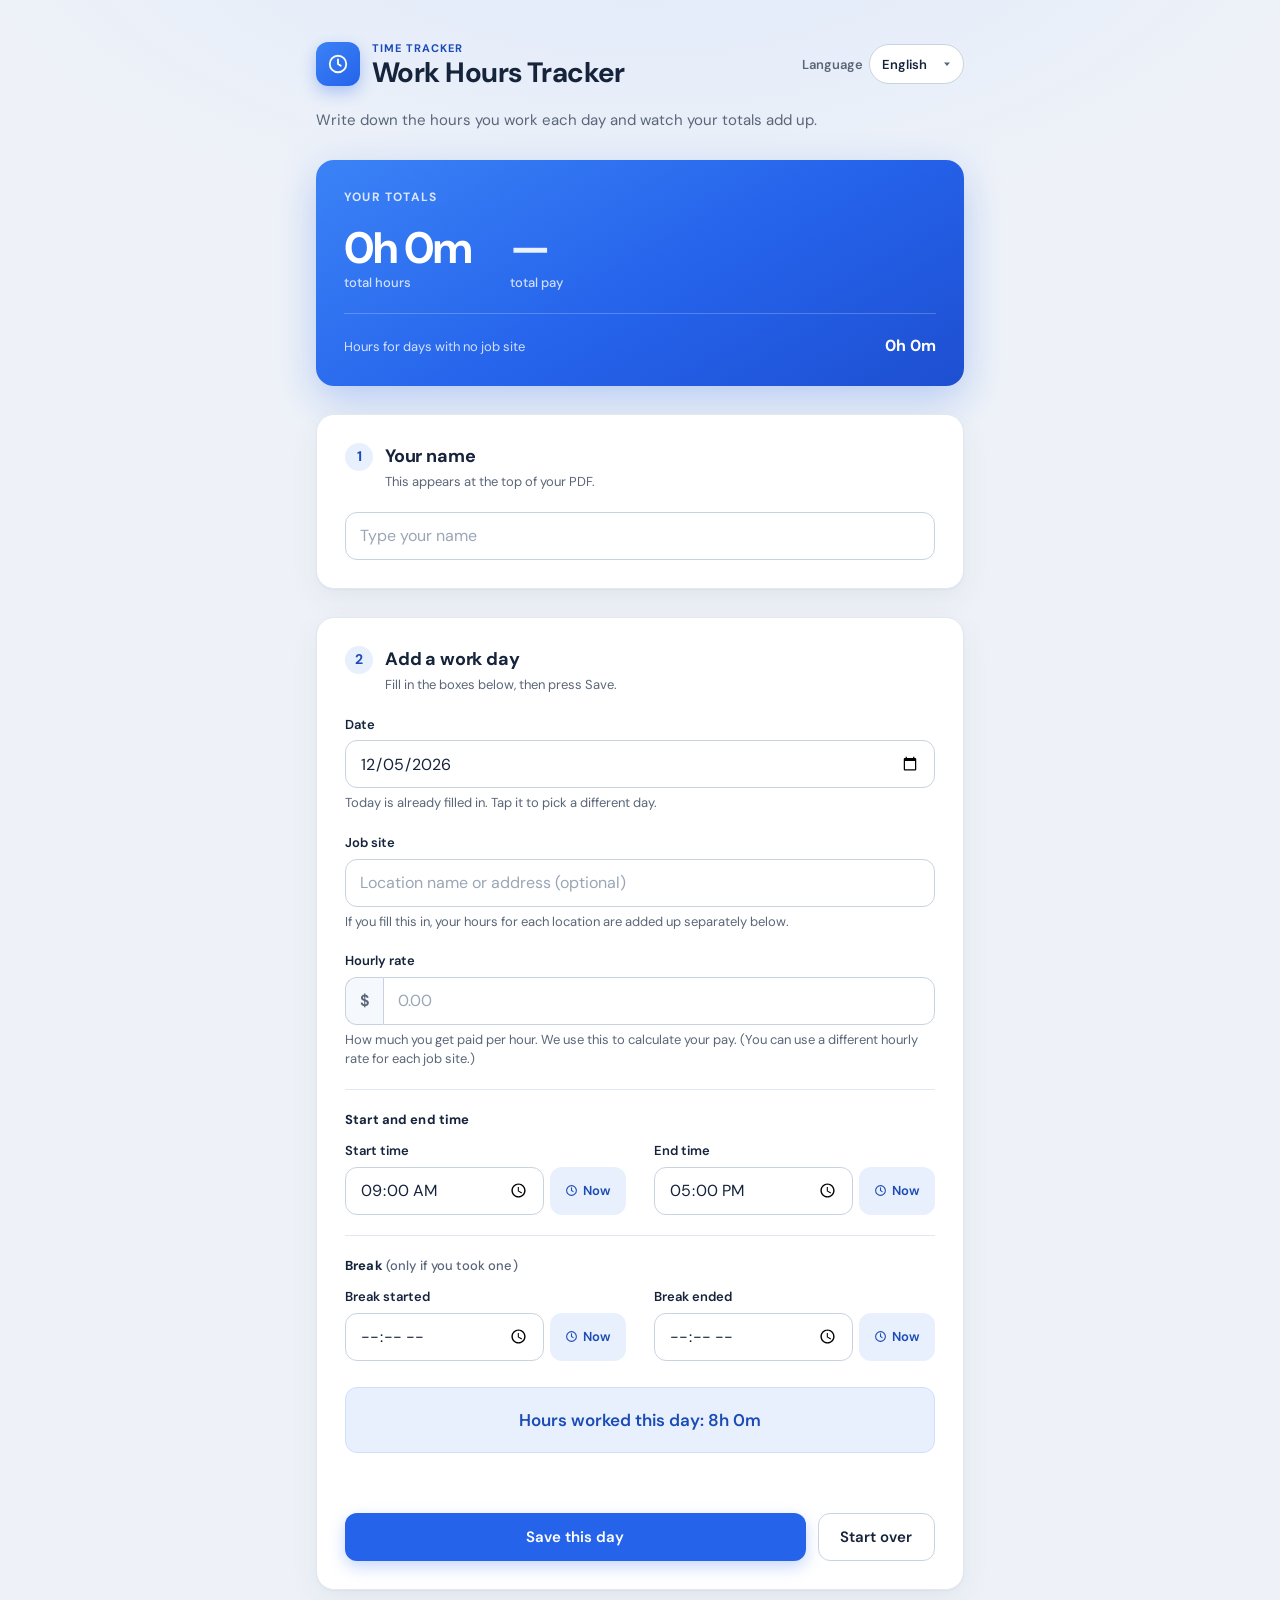
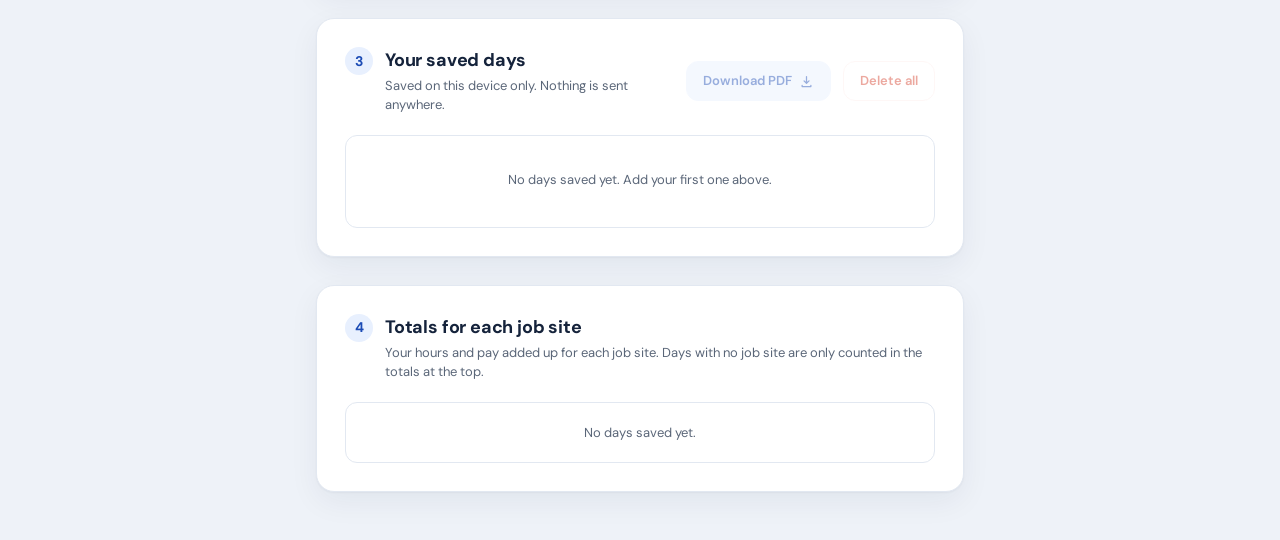
<file: index.html>
<!DOCTYPE html>
<html lang="en">
  <head>
    <meta charset="UTF-8" />
    <meta name="viewport" content="width=device-width, initial-scale=1.0" />
    <meta name="theme-color" content="#2563eb" />
    <title>Work Hours Tracker</title>
    <link rel="icon" href="data:," />
    <link rel="apple-touch-icon" href="apple-touch-icon.png" />
    <link rel="preconnect" href="https://fonts.googleapis.com" />
    <link rel="preconnect" href="https://fonts.gstatic.com" crossorigin />
    <link
      href="https://fonts.googleapis.com/css2?family=DM+Sans:ital,opsz,wght@0,9..40,400;0,9..40,500;0,9..40,600;0,9..40,700;1,9..40,400&display=swap"
      rel="stylesheet"
    />
    <link rel="stylesheet" href="styles.css?v=8" />
  </head>
  <body>
    <div class="app">
      <header class="app-header">
        <div class="app-header__bar">
          <div class="app-brand">
            <span class="app-brand__icon" aria-hidden="true">
              <svg viewBox="0 0 24 24" fill="none" width="22" height="22">
                <circle cx="12" cy="12" r="9" stroke="currentColor" stroke-width="2" />
                <path d="M12 7v5l3 2" stroke="currentColor" stroke-width="2" stroke-linecap="round" stroke-linejoin="round" />
              </svg>
            </span>
            <div class="app-brand__text">
              <p class="app-header__eyebrow" data-i18n="header.eyebrow">Time tracker</p>
              <h1 class="app-header__title" data-i18n="header.title">Work Hours Tracker</h1>
            </div>
          </div>
          <div class="lang-switcher">
            <label class="lang-switcher__label" for="lang-select" data-i18n="lang.switcherLabel"
              >Language</label
            >
            <select id="lang-select" class="lang-select" aria-describedby="lang-select-hint">
              <option value="en" data-i18n="lang.en">English</option>
              <option value="es" data-i18n="lang.es">Español</option>
            </select>
            <span id="lang-select-hint" class="visually-hidden" data-i18n="lang.switcherHint"
              >Choose interface language</span
            >
          </div>
        </div>
        <p class="app-header__lede" data-i18n="header.lede">
          Write down the hours you work each day and watch your totals add up.
        </p>
      </header>

      <main class="app-main">
        <!-- Totals hero: the running totals people care about most, up top. -->
        <section class="card hero" aria-labelledby="week-heading">
          <h2 id="week-heading" class="hero__heading" data-i18n="summary.title">Your totals</h2>
          <div class="hero__figures">
            <div class="hero__stat">
              <span id="weekly-total" class="hero__value">0h 0m</span>
              <span class="hero__label" data-i18n="summary.totalUnit">total hours</span>
            </div>
            <div class="hero__stat hero__stat--pay">
              <span id="weekly-total-pay" class="hero__value hero__value--pay">—</span>
              <span class="hero__label" data-i18n="summary.totalPay">total pay owed</span>
            </div>
          </div>
          <div class="hero__notes">
            <div
              class="hero__note"
              role="status"
              aria-live="polite"
              data-i18n-aria="summary.noSiteAria"
              aria-label="Hours with no job site"
            >
              <span class="hero__note-label" data-i18n="summary.noSiteLabel"
                >Hours for days with no job site</span
              >
              <span id="weekly-no-site-total" class="hero__note-value">0h 0m</span>
            </div>
            <div
              id="weekly-no-site-pay-row"
              class="hero__note hero__note--pay"
              role="status"
              aria-live="polite"
              hidden
            >
              <span class="hero__note-label" data-i18n="summary.noSitePay"
                >Pay for days with no job site</span
              >
              <span id="weekly-no-site-pay" class="hero__note-value">—</span>
            </div>
          </div>
        </section>

        <!-- Step 1: who this timesheet belongs to. -->
        <section class="card card--name" aria-labelledby="user-name-heading">
          <div class="card__head">
            <span class="step-badge" aria-hidden="true">1</span>
            <div class="card__head__text">
              <h2 id="user-name-heading" class="card__title" data-i18n="form.userName">Your name</h2>
              <p class="card__subtitle" data-i18n="form.userNameHelp">
                This appears at the top of your PDF.
              </p>
            </div>
          </div>
          <div class="user-name-field">
            <input
              class="form-input"
              type="text"
              id="user-name"
              name="user-name"
              maxlength="200"
              data-i18n-placeholder="form.userNamePlaceholder"
              placeholder="Type your name"
              autocomplete="name"
              spellcheck="false"
              aria-labelledby="user-name-heading"
            />
          </div>
        </section>

        <!-- Step 2: log a work day. -->
        <section class="card card--form" aria-labelledby="entry-heading">
          <div class="card__head">
            <span class="step-badge" aria-hidden="true">2</span>
            <div class="card__head__text">
              <h2 id="entry-heading" class="card__title" data-i18n="entry.heading">Add a work day</h2>
              <p class="card__subtitle" data-i18n="entry.subtitle">
                Fill in the boxes below, then press Save.
              </p>
            </div>
          </div>

          <form
            id="entry-form"
            class="entry-form"
            autocomplete="off"
            onsubmit="return false"
          >
            <input type="hidden" id="editing-id" />

            <div class="form-field">
              <label class="form-label" for="work-date" data-i18n="form.date">Date</label>
              <input
                class="form-input"
                type="date"
                id="work-date"
                required
                aria-describedby="date-help"
              />
              <p class="form-hint" id="date-help" data-i18n="form.dateHint">Today is already filled in. Tap it to pick a different day.</p>
            </div>

            <div class="form-field">
              <label class="form-label" for="job-site" data-i18n="form.jobSite">Job site</label>
              <input
                class="form-input"
                type="text"
                id="job-site"
                name="job-site"
                maxlength="200"
                data-i18n-placeholder="form.jobSitePlaceholder"
                placeholder="Location name or address (optional)"
                autocomplete="off"
                aria-describedby="job-site-help"
              />
              <p class="form-hint" id="job-site-help" data-i18n="form.jobSiteHelp">
                If you fill this in, your hours for each location are added up
                separately below.
              </p>
            </div>

            <div class="form-field">
              <label class="form-label" for="hourly-rate" data-i18n="form.hourlyRate"
                >Hourly rate</label
              >
              <div class="input-with-prefix">
                <span class="input-with-prefix__symbol" aria-hidden="true">$</span>
                <input
                  class="form-input input-with-prefix__input"
                  type="number"
                  id="hourly-rate"
                  name="hourly-rate"
                  min="0"
                  step="0.01"
                  inputmode="decimal"
                  data-i18n-placeholder="form.hourlyRatePlaceholder"
                  placeholder="0.00"
                  autocomplete="off"
                  aria-describedby="hourly-rate-help"
                />
              </div>
              <p class="form-hint" id="hourly-rate-help" data-i18n="form.hourlyRateHelp">
                How much you get paid per hour. We use this to calculate your
                pay. (You can use a different hourly rate for each job site.)
              </p>
            </div>

            <div class="form-section">
              <h3 class="form-section__title" data-i18n="workTime.title">Start and end time</h3>
              <div class="form-grid">
                <div class="form-field">
                  <label class="form-label" for="start-time" data-i18n="form.start">Start time</label>
                  <div class="time-input">
                    <input
                      class="form-input"
                      type="time"
                      id="start-time"
                      required
                    />
                    <button
                      type="button"
                      class="now-btn"
                      data-now-target="start-time"
                      data-i18n="form.now"
                      data-i18n-aria="form.nowAria"
                      aria-label="Use the time right now"
                    >
                      Now
                    </button>
                  </div>
                </div>
                <div class="form-field">
                  <label class="form-label" for="end-time" data-i18n="form.end">End time</label>
                  <div class="time-input">
                    <input
                      class="form-input"
                      type="time"
                      id="end-time"
                      required
                    />
                    <button
                      type="button"
                      class="now-btn"
                      data-now-target="end-time"
                      data-i18n="form.now"
                      data-i18n-aria="form.nowAria"
                      aria-label="Use the time right now"
                    >
                      Now
                    </button>
                  </div>
                </div>
              </div>
            </div>

            <div class="form-section">
              <h3 class="form-section__title">
                <span data-i18n="break.title">Break</span>
                <span class="form-section__optional" data-i18n="break.optional">(only if you took one)</span>
              </h3>
              <div class="form-grid">
                <div class="form-field">
                  <label class="form-label" for="break-start" data-i18n="break.start">Break started</label>
                  <div class="time-input">
                    <input class="form-input" type="time" id="break-start" />
                    <button
                      type="button"
                      class="now-btn"
                      data-now-target="break-start"
                      data-i18n="form.now"
                      data-i18n-aria="form.nowAria"
                      aria-label="Use the time right now"
                    >
                      Now
                    </button>
                  </div>
                </div>
                <div class="form-field">
                  <label class="form-label" for="break-end" data-i18n="break.end">Break ended</label>
                  <div class="time-input">
                    <input class="form-input" type="time" id="break-end" />
                    <button
                      type="button"
                      class="now-btn"
                      data-now-target="break-end"
                      data-i18n="form.now"
                      data-i18n-aria="form.nowAria"
                      aria-label="Use the time right now"
                    >
                      Now
                    </button>
                  </div>
                </div>
              </div>
            </div>

            <div class="total-display" id="form-total-display" role="status">
              Fill in your start and end time to see your hours.
            </div>

            <p class="form-error" id="form-error" aria-live="polite"></p>

            <div class="form-actions">
              <button
                type="button"
                id="save-entry-btn"
                class="btn btn-primary btn-save"
                data-i18n="form.saveEntry"
              >
                Save this day
              </button>
              <button
                type="button"
                id="clear-form"
                class="btn btn-secondary"
                data-i18n="form.clearForm"
              >
                Start over
              </button>
            </div>
          </form>
        </section>

        <!-- Step 3: review everything you've logged. -->
        <section class="card card--table" aria-labelledby="entries-heading">
          <div class="card__head card__head--entries">
            <div class="card__head__row">
              <span class="step-badge" aria-hidden="true">3</span>
              <div class="card__head__text">
                <h2 id="entries-heading" class="card__title" data-i18n="entries.heading">Your saved days</h2>
                <p class="card__subtitle" data-i18n="entries.subtitle">
                  Saved on this device only. Nothing is sent anywhere.
                </p>
              </div>
            </div>
            <div class="entries-actions">
              <button
                type="button"
                id="export-entries-btn"
                class="btn btn-secondary btn-export"
                data-i18n="entries.export"
                disabled
              >
                Download PDF
              </button>
              <button
                type="button"
                id="delete-all-entries-btn"
                class="btn btn-delete-all"
                data-i18n="entries.deleteAll"
                disabled
              >
                Delete all
              </button>
            </div>
          </div>

          <div class="table-wrapper">
            <table id="entries-table" class="data-table">
              <caption class="visually-hidden" data-i18n="entries.tableCaption">
                Saved work time entries
              </caption>
              <thead>
                <tr>
                  <th scope="col" data-i18n="table.date">Date</th>
                  <th scope="col" data-i18n="table.jobSite">Job site</th>
                  <th scope="col" data-i18n="table.hourlyRate">Hourly rate</th>
                  <th scope="col" data-i18n="table.start">Start time</th>
                  <th scope="col" data-i18n="table.breakStart">Break started</th>
                  <th scope="col" data-i18n="table.breakEnd">Break ended</th>
                  <th scope="col" data-i18n="table.end">End time</th>
                  <th scope="col" data-i18n="table.total">Hours</th>
                  <th scope="col" data-i18n="table.pay">Pay</th>
                  <th scope="col" data-i18n="table.actions">Edit or delete</th>
                </tr>
              </thead>
              <tbody></tbody>
            </table>
          </div>
        </section>

        <!-- Step 4: per-site breakdown. -->
        <section
          class="card card--breakdown"
          aria-labelledby="breakdown-heading"
        >
          <div class="card__head">
            <span class="step-badge" aria-hidden="true">4</span>
            <div class="card__head__text">
              <h2 id="breakdown-heading" class="card__title" data-i18n="breakdown.title">
                Totals for each job site
              </h2>
              <p class="card__subtitle" data-i18n="breakdown.subtitle">
                Your hours and pay added up for each job site. Days with no job
                site are only counted in the totals at the top.
              </p>
            </div>
          </div>
          <ul
            id="weekly-job-site-list"
            class="job-site-breakdown"
            aria-live="polite"
            data-i18n-aria="breakdown.listAria"
            aria-label="Hours totals grouped by job site"
          ></ul>
        </section>
      </main>
    </div>

    <div
      id="delete-confirm-dialog"
      class="delete-dialog"
      hidden
      role="dialog"
      aria-modal="true"
      aria-labelledby="delete-confirm-title"
    >
      <div
        class="delete-dialog__backdrop"
        data-delete-dialog-dismiss
        data-i18n-aria="dialog.closeBackdrop"
        aria-label="Close dialog"
      ></div>
      <div class="delete-dialog__panel">
        <h2 id="delete-confirm-title" class="delete-dialog__title" data-i18n="dialog.deleteTitle">
          Delete this day?
        </h2>
        <p
          id="delete-confirm-message"
          class="delete-dialog__message"
          data-i18n="dialog.deleteMessage"
        >
          This removes this day for good. Are you sure?
        </p>
        <div class="delete-dialog__actions">
          <button
            type="button"
            class="btn btn-secondary"
            id="delete-confirm-no"
            data-i18n="dialog.no"
          >
            Cancel
          </button>
          <button
            type="button"
            class="btn btn-primary delete-dialog__yes"
            id="delete-confirm-yes"
            data-i18n="dialog.yes"
          >
            Delete
          </button>
        </div>
      </div>
    </div>

    <div id="save-toast" class="toast" role="status" aria-live="polite" hidden>
      <span class="toast__icon" aria-hidden="true">
        <svg viewBox="0 0 24 24" fill="none" width="18" height="18">
          <path d="M5 12.5l4 4 10-10" stroke="currentColor" stroke-width="2.5" stroke-linecap="round" stroke-linejoin="round" />
        </svg>
      </span>
      <span class="toast__text" id="save-toast-text"></span>
    </div>

    <script>
      (function () {
        var el = document.getElementById("work-date");
        if (!el) return;
        var d = new Date();
        var s =
          d.getFullYear() +
          "-" +
          String(d.getMonth() + 1).padStart(2, "0") +
          "-" +
          String(d.getDate()).padStart(2, "0");
        el.value = s;
        el.setAttribute("value", s);
      })();
    </script>
    <script src="app.js?v=22" defer></script>
  </body>
</html>
</file>
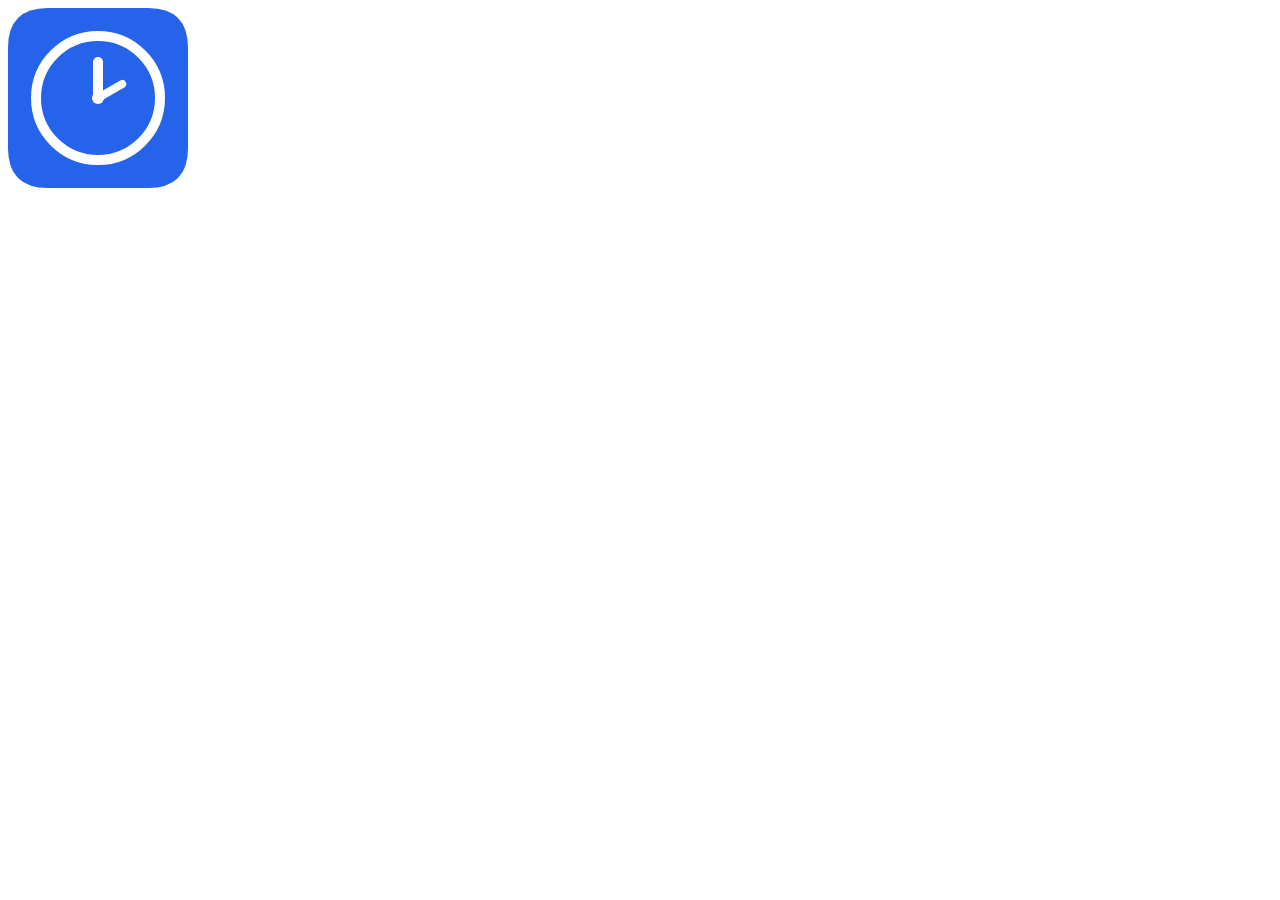
<file: icon-render.html>
<!DOCTYPE html>
<html>
<head><meta charset="UTF-8"/></head>
<body>
<canvas id="c" width="180" height="180"></canvas>
<script>
const canvas = document.getElementById('c');
const ctx = canvas.getContext('2d');
const size = 180;
const cx = size / 2;
const cy = size / 2;

// Blue background with rounded corners
const r = 40;
ctx.beginPath();
ctx.moveTo(r, 0);
ctx.lineTo(size - r, 0);
ctx.quadraticCurveTo(size, 0, size, r);
ctx.lineTo(size, size - r);
ctx.quadraticCurveTo(size, size, size - r, size);
ctx.lineTo(r, size);
ctx.quadraticCurveTo(0, size, 0, size - r);
ctx.lineTo(0, r);
ctx.quadraticCurveTo(0, 0, r, 0);
ctx.closePath();
ctx.fillStyle = '#2563eb';
ctx.fill();

// Clock circle
ctx.beginPath();
ctx.arc(cx, cy, 62, 0, Math.PI * 2);
ctx.strokeStyle = 'white';
ctx.lineWidth = 10;
ctx.stroke();

// Hour hand (pointing to 12)
ctx.beginPath();
ctx.moveTo(cx, cy);
ctx.lineTo(cx, cy - 36);
ctx.strokeStyle = 'white';
ctx.lineWidth = 10;
ctx.lineCap = 'round';
ctx.stroke();

// Minute hand (pointing to ~2 o'clock, i.e. 60 degrees from 12)
const angle = (60 * Math.PI) / 180;
ctx.beginPath();
ctx.moveTo(cx, cy);
ctx.lineTo(cx + Math.sin(angle) * 28, cy - Math.cos(angle) * 28);
ctx.lineWidth = 8;
ctx.stroke();

// Center dot
ctx.beginPath();
ctx.arc(cx, cy, 6, 0, Math.PI * 2);
ctx.fillStyle = 'white';
ctx.fill();

window._iconDataURL = canvas.toDataURL('image/png');
</script>
</body>
</html>
</file>
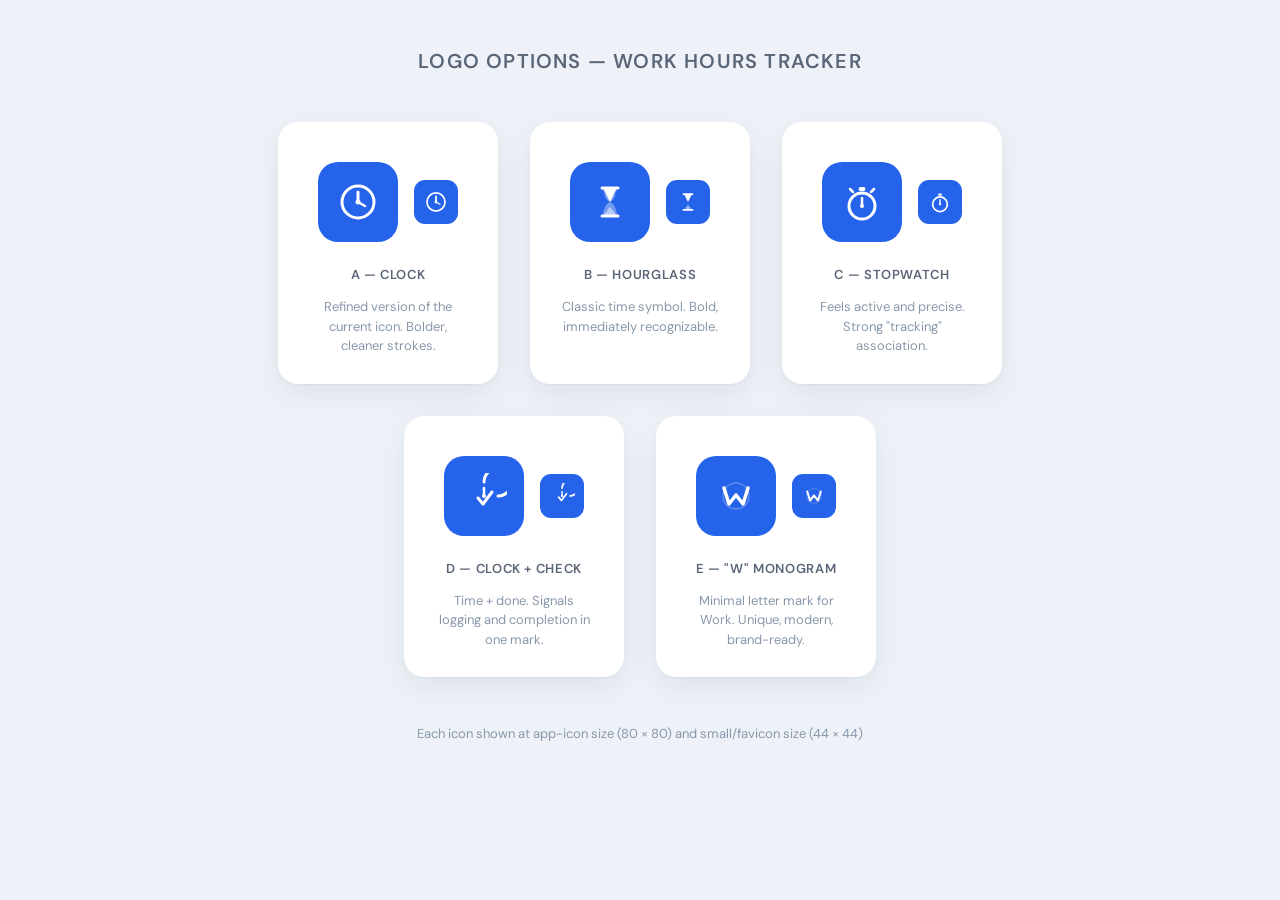
<file: logo-options.html>
<!DOCTYPE html>
<html lang="en">
<head>
  <meta charset="UTF-8" />
  <meta name="viewport" content="width=device-width, initial-scale=1.0" />
  <title>Logo Options — Work Hours Tracker</title>
  <link href="https://fonts.googleapis.com/css2?family=DM+Sans:wght@400;500;600;700&display=swap" rel="stylesheet" />
  <style>
    *, *::before, *::after { box-sizing: border-box; margin: 0; padding: 0; }

    body {
      font-family: "DM Sans", system-ui, sans-serif;
      background: #eef2f8;
      color: #15233b;
      min-height: 100vh;
      padding: 48px 24px;
    }

    h1 {
      text-align: center;
      font-size: 1.25rem;
      font-weight: 600;
      color: #5a6678;
      letter-spacing: 0.06em;
      text-transform: uppercase;
      margin-bottom: 48px;
    }

    .grid {
      display: flex;
      flex-wrap: wrap;
      gap: 32px;
      justify-content: center;
      max-width: 900px;
      margin: 0 auto;
    }

    .card {
      background: #fff;
      border-radius: 20px;
      padding: 40px 32px 28px;
      display: flex;
      flex-direction: column;
      align-items: center;
      gap: 24px;
      width: 220px;
      box-shadow: 0 1px 2px rgba(20,35,60,.04), 0 10px 30px rgba(20,35,60,.08);
    }

    .card__label {
      font-size: 0.8125rem;
      font-weight: 600;
      letter-spacing: 0.05em;
      text-transform: uppercase;
      color: #5a6678;
    }

    .card__desc {
      font-size: 0.8125rem;
      color: #8898aa;
      text-align: center;
      line-height: 1.5;
      margin-top: -10px;
    }

    /* Show each icon at two sizes */
    .sizes {
      display: flex;
      align-items: center;
      gap: 16px;
    }

    .icon-wrap {
      border-radius: 22%;
      display: flex;
      align-items: center;
      justify-content: center;
      background: #2563eb;
      flex-shrink: 0;
    }

    .icon-wrap.lg { width: 80px; height: 80px; border-radius: 20px; }
    .icon-wrap.sm { width: 44px; height: 44px; border-radius: 11px; }

    .icon-wrap.white { background: #fff; border: 1.5px solid #e2e8f1; }
  </style>
</head>
<body>

<h1>Logo Options — Work Hours Tracker</h1>

<div class="grid">

  <!-- Option A: Bold Clock -->
  <div class="card">
    <div class="sizes">
      <div class="icon-wrap lg">
        <svg width="46" height="46" viewBox="0 0 46 46" fill="none">
          <circle cx="23" cy="23" r="16" stroke="white" stroke-width="3"/>
          <circle cx="23" cy="23" r="2.5" fill="white"/>
          <line x1="23" y1="23" x2="23" y2="13" stroke="white" stroke-width="3" stroke-linecap="round"/>
          <line x1="23" y1="23" x2="30" y2="27" stroke="white" stroke-width="2.5" stroke-linecap="round"/>
        </svg>
      </div>
      <div class="icon-wrap sm">
        <svg width="26" height="26" viewBox="0 0 46 46" fill="none">
          <circle cx="23" cy="23" r="16" stroke="white" stroke-width="3"/>
          <circle cx="23" cy="23" r="2.5" fill="white"/>
          <line x1="23" y1="23" x2="23" y2="13" stroke="white" stroke-width="3" stroke-linecap="round"/>
          <line x1="23" y1="23" x2="30" y2="27" stroke="white" stroke-width="2.5" stroke-linecap="round"/>
        </svg>
      </div>
    </div>
    <span class="card__label">A — Clock</span>
    <p class="card__desc">Refined version of the current icon. Bolder, cleaner strokes.</p>
  </div>

  <!-- Option B: Hourglass -->
  <div class="card">
    <div class="sizes">
      <div class="icon-wrap lg">
        <svg width="46" height="46" viewBox="0 0 46 46" fill="none">
          <path d="M15 9h16M15 37h16" stroke="white" stroke-width="3" stroke-linecap="round"/>
          <path d="M16 9 C16 9 16 20 23 23 C30 26 30 37 30 37 L16 37 C16 37 16 26 23 23 C30 20 30 9 16 9Z" fill="white" opacity="0.25"/>
          <path d="M30 9 C30 9 30 20 23 23 C16 26 16 37 16 37 L30 37 C30 37 30 26 23 23 C16 20 16 9 30 9Z" fill="white" opacity="0.15"/>
          <path d="M16 9 L30 9 L23 23 L16 9Z" fill="white"/>
          <path d="M16 37 L30 37 L23 28 L16 37Z" fill="white" opacity="0.5"/>
        </svg>
      </div>
      <div class="icon-wrap sm">
        <svg width="26" height="26" viewBox="0 0 46 46" fill="none">
          <path d="M15 9h16M15 37h16" stroke="white" stroke-width="3" stroke-linecap="round"/>
          <path d="M16 9 L30 9 L23 23 L16 9Z" fill="white"/>
          <path d="M16 37 L30 37 L23 28 L16 37Z" fill="white" opacity="0.5"/>
        </svg>
      </div>
    </div>
    <span class="card__label">B — Hourglass</span>
    <p class="card__desc">Classic time symbol. Bold, immediately recognizable.</p>
  </div>

  <!-- Option C: Stopwatch -->
  <div class="card">
    <div class="sizes">
      <div class="icon-wrap lg">
        <svg width="46" height="46" viewBox="0 0 46 46" fill="none">
          <!-- button on top -->
          <rect x="19.5" y="8" width="7" height="4" rx="2" fill="white"/>
          <!-- crown ears -->
          <line x1="14" y1="13" x2="11" y2="10" stroke="white" stroke-width="2.5" stroke-linecap="round"/>
          <line x1="32" y1="13" x2="35" y2="10" stroke="white" stroke-width="2.5" stroke-linecap="round"/>
          <!-- main face -->
          <circle cx="23" cy="27" r="13" stroke="white" stroke-width="3"/>
          <!-- hand -->
          <line x1="23" y1="27" x2="23" y2="19" stroke="white" stroke-width="2.5" stroke-linecap="round"/>
          <circle cx="23" cy="27" r="2" fill="white"/>
        </svg>
      </div>
      <div class="icon-wrap sm">
        <svg width="26" height="26" viewBox="0 0 46 46" fill="none">
          <rect x="19.5" y="8" width="7" height="4" rx="2" fill="white"/>
          <circle cx="23" cy="27" r="13" stroke="white" stroke-width="3"/>
          <line x1="23" y1="27" x2="23" y2="19" stroke="white" stroke-width="2.5" stroke-linecap="round"/>
          <circle cx="23" cy="27" r="2" fill="white"/>
        </svg>
      </div>
    </div>
    <span class="card__label">C — Stopwatch</span>
    <p class="card__desc">Feels active and precise. Strong "tracking" association.</p>
  </div>

  <!-- Option D: Checkmark + Clock hybrid -->
  <div class="card">
    <div class="sizes">
      <div class="icon-wrap lg">
        <svg width="46" height="46" viewBox="0 0 46 46" fill="none">
          <!-- outer ring, open at bottom-right -->
          <path d="M23 9 A14 14 0 1 1 37 23" stroke="white" stroke-width="3" stroke-linecap="round" fill="none"/>
          <!-- checkmark replacing the arc gap -->
          <polyline points="31,19 22,31 17,25" stroke="white" stroke-width="3" stroke-linecap="round" stroke-linejoin="round" fill="none"/>
          <!-- center dot -->
          <circle cx="23" cy="23" r="2" fill="white"/>
          <!-- hour hand -->
          <line x1="23" y1="23" x2="23" y2="15" stroke="white" stroke-width="2.5" stroke-linecap="round"/>
        </svg>
      </div>
      <div class="icon-wrap sm">
        <svg width="26" height="26" viewBox="0 0 46 46" fill="none">
          <path d="M23 9 A14 14 0 1 1 37 23" stroke="white" stroke-width="3" stroke-linecap="round" fill="none"/>
          <polyline points="31,19 22,31 17,25" stroke="white" stroke-width="3" stroke-linecap="round" stroke-linejoin="round" fill="none"/>
          <circle cx="23" cy="23" r="2" fill="white"/>
          <line x1="23" y1="23" x2="23" y2="15" stroke="white" stroke-width="2.5" stroke-linecap="round"/>
        </svg>
      </div>
    </div>
    <span class="card__label">D — Clock + Check</span>
    <p class="card__desc">Time + done. Signals logging and completion in one mark.</p>
  </div>

  <!-- Option E: Minimalist "W" monogram -->
  <div class="card">
    <div class="sizes">
      <div class="icon-wrap lg">
        <svg width="46" height="46" viewBox="0 0 46 46" fill="none">
          <!-- subtle clock arc behind -->
          <circle cx="23" cy="23" r="13" stroke="white" stroke-width="1.5" opacity="0.25"/>
          <!-- bold W letterform -->
          <polyline points="11,15 16,31 23,22 30,31 35,15" stroke="white" stroke-width="3.5" stroke-linecap="round" stroke-linejoin="round" fill="none"/>
        </svg>
      </div>
      <div class="icon-wrap sm">
        <svg width="26" height="26" viewBox="0 0 46 46" fill="none">
          <circle cx="23" cy="23" r="13" stroke="white" stroke-width="1.5" opacity="0.25"/>
          <polyline points="11,15 16,31 23,22 30,31 35,15" stroke="white" stroke-width="3.5" stroke-linecap="round" stroke-linejoin="round" fill="none"/>
        </svg>
      </div>
    </div>
    <span class="card__label">E — "W" Monogram</span>
    <p class="card__desc">Minimal letter mark for Work. Unique, modern, brand-ready.</p>
  </div>

</div>

<p style="text-align:center; margin-top: 48px; font-size: 0.8125rem; color: #8898aa;">
  Each icon shown at app-icon size (80 × 80) and small/favicon size (44 × 44)
</p>

</body>
</html>
</file>
<file: styles.css>
/* --------------------------------------------------------------------------
   Work Hours Tracker — clean, friendly, professional UI
   Redesigned for clarity: numbered steps, big touch targets, plain language,
   a prominent totals hero, and a table that becomes readable cards on phones.
   -------------------------------------------------------------------------- */

:root {
  --color-bg: #eef2f8;
  --color-surface: #ffffff;
  --color-surface-soft: #f5f8fc;
  --color-text: #15233b;
  --color-text-muted: #5a6678;
  --color-border: #e2e8f1;
  --color-border-strong: #c9d3e0;

  --color-accent: #2563eb;
  --color-accent-hover: #1d4ed8;
  --color-accent-soft: #e8f0fe;
  --color-accent-ink: #1b4bb5;

  --color-focus: #2563eb;
  --color-danger: #d6402c;
  --color-danger-hover: #b5311f;
  --color-danger-soft: #fdeeec;
  --color-success: #16855a;
  --color-success-soft: #e7f6ef;

  --radius-sm: 8px;
  --radius-md: 12px;
  --radius-lg: 18px;
  --radius-pill: 999px;

  --shadow-card: 0 1px 2px rgba(20, 35, 60, 0.04),
    0 10px 30px rgba(20, 35, 60, 0.06);
  --shadow-hero: 0 14px 40px rgba(37, 99, 235, 0.28);
  --shadow-pop: 0 16px 48px rgba(20, 35, 60, 0.18);

  --space-xs: 0.375rem;
  --space-sm: 0.75rem;
  --space-md: 1.25rem;
  --space-lg: 1.75rem;
  --space-xl: 2.5rem;

  --font-sans: "DM Sans", system-ui, -apple-system, BlinkMacSystemFont,
    "Segoe UI", sans-serif;
  --text-sm: 0.8125rem;
  --text-base: 0.9375rem;
  --touch-min: 48px;
}

*,
*::before,
*::after {
  box-sizing: border-box;
}

html {
  -webkit-text-size-adjust: 100%;
}

body {
  margin: 0;
  min-height: 100dvh;
  font-family: var(--font-sans);
  font-size: var(--text-base);
  line-height: 1.5;
  background-color: var(--color-bg);
  background-image: radial-gradient(
    1200px 600px at 50% -120px,
    #dfe9fb 0%,
    var(--color-bg) 60%
  );
  color: var(--color-text);
  -webkit-font-smoothing: antialiased;
}

.app {
  max-width: 44rem;
  margin: 0 auto;
  padding: var(--space-md) var(--space-md) var(--space-xl);
}

@media (min-width: 640px) {
  .app {
    padding: var(--space-xl) var(--space-lg) 3rem;
  }
}

/* -------------------------------------------------------------------------
   Header
   ------------------------------------------------------------------------- */
.app-header {
  margin-bottom: var(--space-lg);
}

.app-header__bar {
  display: flex;
  flex-wrap: wrap;
  align-items: center;
  justify-content: space-between;
  gap: var(--space-md);
  margin-bottom: var(--space-md);
}

.app-brand {
  display: flex;
  align-items: center;
  gap: var(--space-sm);
  min-width: 0;
}

.app-brand__icon {
  display: inline-flex;
  align-items: center;
  justify-content: center;
  flex-shrink: 0;
  width: 2.75rem;
  height: 2.75rem;
  border-radius: var(--radius-md);
  color: #fff;
  background: linear-gradient(140deg, #3b82f6 0%, var(--color-accent) 100%);
  box-shadow: 0 6px 16px rgba(37, 99, 235, 0.32);
}

.app-header__eyebrow {
  margin: 0;
  font-size: 0.6875rem;
  font-weight: 700;
  letter-spacing: 0.09em;
  text-transform: uppercase;
  color: var(--color-accent-ink);
}

.app-header__title {
  margin: 0;
  font-size: clamp(1.4rem, 4.5vw, 1.75rem);
  font-weight: 700;
  letter-spacing: -0.02em;
  line-height: 1.15;
  color: var(--color-text);
}

.app-header__lede {
  margin: 0;
  max-width: 34rem;
  font-size: var(--text-base);
  color: var(--color-text-muted);
  line-height: 1.55;
}

.lang-switcher {
  display: flex;
  flex-wrap: wrap;
  align-items: center;
  gap: var(--space-xs);
}

.lang-switcher__label {
  font-size: var(--text-sm);
  font-weight: 600;
  color: var(--color-text-muted);
  white-space: nowrap;
}

.lang-select {
  min-height: 2.5rem;
  padding: 0.4rem 2rem 0.4rem 0.75rem;
  font-family: inherit;
  font-size: var(--text-sm);
  font-weight: 600;
  color: var(--color-text);
  background: var(--color-surface);
  border: 1px solid var(--color-border-strong);
  border-radius: var(--radius-pill);
  cursor: pointer;
  appearance: none;
  background-image: url("data:image/svg+xml,%3Csvg xmlns='http://www.w3.org/2000/svg' width='12' height='12' viewBox='0 0 12 12'%3E%3Cpath fill='%235a6678' d='M3 4.5L6 8l3-3.5'/%3E%3C/svg%3E");
  background-repeat: no-repeat;
  background-position: right 0.6rem center;
}

.lang-select:hover {
  border-color: var(--color-accent);
}

.lang-select:focus {
  outline: none;
  border-color: var(--color-focus);
  box-shadow: 0 0 0 3px rgba(37, 99, 235, 0.18);
}

/* -------------------------------------------------------------------------
   Layout / cards
   ------------------------------------------------------------------------- */
.app-main {
  display: flex;
  flex-direction: column;
  gap: var(--space-md);
}

@media (min-width: 640px) {
  .app-main {
    gap: var(--space-lg);
  }
}

.card {
  background: var(--color-surface);
  border-radius: var(--radius-lg);
  padding: var(--space-lg);
  box-shadow: var(--shadow-card);
  border: 1px solid var(--color-border);
}

.card__head {
  display: flex;
  align-items: flex-start;
  gap: var(--space-sm);
  margin-bottom: var(--space-md);
}

.card__title {
  margin: 0;
  font-size: 1.125rem;
  font-weight: 700;
  letter-spacing: -0.01em;
  color: var(--color-text);
}

.card__subtitle {
  margin: 0.2rem 0 0;
  font-size: var(--text-sm);
  color: var(--color-text-muted);
  line-height: 1.45;
}

/* Numbered step badge guides users through the flow in order. */
.step-badge {
  display: inline-flex;
  align-items: center;
  justify-content: center;
  flex-shrink: 0;
  width: 1.75rem;
  height: 1.75rem;
  border-radius: var(--radius-pill);
  font-size: 0.875rem;
  font-weight: 700;
  color: var(--color-accent-ink);
  background: var(--color-accent-soft);
}

/* -------------------------------------------------------------------------
   Totals hero
   ------------------------------------------------------------------------- */
.hero {
  color: #fff;
  border: none;
  background: linear-gradient(150deg, #3b82f6 0%, var(--color-accent) 55%, #1e4fd1 100%);
  box-shadow: var(--shadow-hero);
}

.hero__heading {
  margin: 0 0 var(--space-md);
  font-size: 0.75rem;
  font-weight: 700;
  letter-spacing: 0.1em;
  text-transform: uppercase;
  color: rgba(255, 255, 255, 0.82);
}

.hero__figures {
  display: flex;
  flex-wrap: wrap;
  gap: var(--space-md) var(--space-xl);
}

.hero__stat {
  display: flex;
  flex-direction: column;
  gap: 0.2rem;
}

.hero__value {
  font-size: clamp(2rem, 7vw, 2.75rem);
  font-weight: 700;
  letter-spacing: -0.03em;
  line-height: 1;
  font-variant-numeric: tabular-nums;
}

.hero__value--pay {
  color: #eaf2ff;
}

.hero__label {
  font-size: var(--text-sm);
  font-weight: 500;
  color: rgba(255, 255, 255, 0.78);
}

.hero__notes {
  margin-top: var(--space-md);
  padding-top: var(--space-md);
  border-top: 1px solid rgba(255, 255, 255, 0.22);
  display: flex;
  flex-direction: column;
  gap: var(--space-xs);
}

.hero__note {
  display: flex;
  align-items: baseline;
  justify-content: space-between;
  gap: var(--space-md);
  flex-wrap: wrap;
}

.hero__note[hidden] {
  display: none;
}

.hero__note-label {
  font-size: var(--text-sm);
  color: rgba(255, 255, 255, 0.8);
}

.hero__note-value {
  font-size: 1rem;
  font-weight: 700;
  font-variant-numeric: tabular-nums;
}

/* -------------------------------------------------------------------------
   Form
   ------------------------------------------------------------------------- */
.card__head__text {
  min-width: 0;
}

.user-name-field {
  margin: 0;
}

.entry-form {
  display: flex;
  flex-direction: column;
  gap: var(--space-md);
}

.form-field {
  display: flex;
  flex-direction: column;
  gap: var(--space-xs);
}

.form-label {
  font-size: var(--text-sm);
  font-weight: 600;
  color: var(--color-text);
}

.form-input {
  width: 100%;
  min-height: var(--touch-min);
  padding: 0.55rem 0.85rem;
  font-family: inherit;
  font-size: 1rem;
  color: var(--color-text);
  background: var(--color-surface);
  border: 1px solid var(--color-border-strong);
  border-radius: var(--radius-md);
  transition: border-color 0.15s ease, box-shadow 0.15s ease;
}

.form-input::placeholder {
  color: #9aa6b6;
}

.form-input:hover {
  border-color: var(--color-accent);
}

.form-input:focus {
  outline: none;
  border-color: var(--color-focus);
  box-shadow: 0 0 0 3px rgba(37, 99, 235, 0.18);
}

.form-hint {
  margin: 0;
  font-size: var(--text-sm);
  color: var(--color-text-muted);
  line-height: 1.45;
}

/* Currency prefix */
.input-with-prefix {
  display: flex;
  align-items: stretch;
  width: 100%;
}

.input-with-prefix__symbol {
  display: flex;
  align-items: center;
  flex-shrink: 0;
  padding: 0 0.85rem;
  font-size: 1rem;
  font-weight: 600;
  color: var(--color-text-muted);
  background: var(--color-surface-soft);
  border: 1px solid var(--color-border-strong);
  border-right: none;
  border-radius: var(--radius-md) 0 0 var(--radius-md);
  transition: border-color 0.15s ease;
}

.input-with-prefix__input {
  flex: 1;
  min-width: 0;
  border-top-left-radius: 0;
  border-bottom-left-radius: 0;
}

.input-with-prefix:hover .input-with-prefix__symbol,
.input-with-prefix:hover .input-with-prefix__input {
  border-color: var(--color-accent);
}

.input-with-prefix:focus-within .input-with-prefix__symbol,
.input-with-prefix:focus-within .input-with-prefix__input {
  border-color: var(--color-focus);
}

.input-with-prefix:focus-within .input-with-prefix__input {
  box-shadow: 0 0 0 3px rgba(37, 99, 235, 0.18);
}

/* Grouped time sections */
.form-section {
  padding-top: var(--space-md);
  border-top: 1px solid var(--color-border);
}

.form-section__title {
  margin: 0 0 var(--space-sm);
  font-size: var(--text-sm);
  font-weight: 700;
  color: var(--color-text);
  letter-spacing: 0.01em;
}

.form-section__optional {
  font-weight: 500;
  color: var(--color-text-muted);
}

.form-grid {
  display: grid;
  grid-template-columns: 1fr;
  gap: var(--space-md);
}

@media (min-width: 540px) {
  .form-grid {
    grid-template-columns: repeat(2, minmax(0, 1fr));
    gap: var(--space-md) var(--space-lg);
  }
}

/* Time field + "Now" quick-fill button */
.time-input {
  display: flex;
  align-items: stretch;
  gap: var(--space-xs);
}

.time-input .form-input {
  flex: 1;
  min-width: 0;
}

.now-btn {
  flex-shrink: 0;
  display: inline-flex;
  align-items: center;
  gap: 0.3rem;
  min-height: var(--touch-min);
  padding: 0 0.85rem;
  font-family: inherit;
  font-size: var(--text-sm);
  font-weight: 600;
  color: var(--color-accent-ink);
  background: var(--color-accent-soft);
  border: 1px solid transparent;
  border-radius: var(--radius-md);
  cursor: pointer;
  transition: background 0.15s ease, transform 0.1s ease;
}

.now-btn::before {
  content: "";
  width: 0.85rem;
  height: 0.85rem;
  background-color: currentColor;
  -webkit-mask: url("data:image/svg+xml,%3Csvg xmlns='http://www.w3.org/2000/svg' viewBox='0 0 24 24'%3E%3Ccircle cx='12' cy='12' r='9' fill='none' stroke='%23000' stroke-width='2'/%3E%3Cpath d='M12 7v5l3 2' fill='none' stroke='%23000' stroke-width='2' stroke-linecap='round'/%3E%3C/svg%3E") center / contain no-repeat;
  mask: url("data:image/svg+xml,%3Csvg xmlns='http://www.w3.org/2000/svg' viewBox='0 0 24 24'%3E%3Ccircle cx='12' cy='12' r='9' fill='none' stroke='%23000' stroke-width='2'/%3E%3Cpath d='M12 7v5l3 2' fill='none' stroke='%23000' stroke-width='2' stroke-linecap='round'/%3E%3C/svg%3E") center / contain no-repeat;
}

.now-btn:hover {
  background: #d6e4fd;
}

.now-btn:active {
  transform: scale(0.97);
}

.now-btn:focus-visible {
  outline: none;
  box-shadow: 0 0 0 3px rgba(37, 99, 235, 0.25);
}

/* Live total */
.total-display {
  margin-top: var(--space-xs);
  padding: var(--space-md);
  border-radius: var(--radius-md);
  background: var(--color-accent-soft);
  border: 1px solid #cfe0fd;
  font-size: 1.0625rem;
  font-weight: 600;
  color: var(--color-accent-ink);
  line-height: 1.45;
  text-align: center;
}

.form-error {
  min-height: 1.25rem;
  margin: 0;
  font-size: var(--text-sm);
  font-weight: 600;
  color: var(--color-danger);
}

/* Actions */
.form-actions {
  display: flex;
  flex-direction: column;
  gap: var(--space-sm);
}

@media (min-width: 480px) {
  .form-actions {
    flex-direction: row;
    flex-wrap: wrap;
    align-items: center;
  }
}

.btn {
  display: inline-flex;
  align-items: center;
  justify-content: center;
  min-height: var(--touch-min);
  padding: 0.7rem 1.35rem;
  font-family: inherit;
  font-size: var(--text-base);
  font-weight: 600;
  line-height: 1.2;
  border: none;
  border-radius: var(--radius-md);
  cursor: pointer;
  transition: background 0.15s ease, color 0.15s ease, transform 0.1s ease,
    box-shadow 0.15s ease;
}

.btn:active {
  transform: scale(0.98);
}

.btn:focus-visible {
  outline: none;
  box-shadow: 0 0 0 3px rgba(37, 99, 235, 0.28);
}

.btn-primary {
  background: var(--color-accent);
  color: #fff;
  box-shadow: 0 6px 16px rgba(37, 99, 235, 0.26);
}

.btn-primary:hover {
  background: var(--color-accent-hover);
}

.btn-save {
  flex: 1;
}

.btn-secondary {
  background: var(--color-surface);
  color: var(--color-text);
  border: 1px solid var(--color-border-strong);
}

.btn-secondary:hover {
  background: var(--color-surface-soft);
  border-color: var(--color-accent);
}

@media (max-width: 479px) {
  .form-actions .btn {
    width: 100%;
  }
}

/* -------------------------------------------------------------------------
   Saved entries
   ------------------------------------------------------------------------- */
.card--table {
  overflow: hidden;
}

.card__head--entries {
  flex-wrap: wrap;
  align-items: center;
  justify-content: space-between;
}

.card__head__row {
  display: flex;
  align-items: flex-start;
  gap: var(--space-sm);
  flex: 1;
  min-width: min(100%, 14rem);
}

.entries-actions {
  display: flex;
  flex-wrap: wrap;
  justify-content: flex-end;
  align-items: center;
  gap: var(--space-sm);
}

.btn-export {
  display: inline-flex;
  align-items: center;
  gap: 0.45rem;
  min-height: 2.5rem;
  padding: 0.5rem 1rem;
  font-size: var(--text-sm);
  color: var(--color-accent-ink);
  border-color: var(--color-accent-soft);
  background: var(--color-accent-soft);
}

.btn-export:hover:not(:disabled) {
  background: #d6e4fd;
  border-color: #d6e4fd;
}

.btn-export::after {
  content: "";
  width: 0.95rem;
  height: 0.95rem;
  flex-shrink: 0;
  background-color: currentColor;
  -webkit-mask: url("data:image/svg+xml,%3Csvg xmlns='http://www.w3.org/2000/svg' viewBox='0 0 24 24'%3E%3Cpath d='M12 3a1 1 0 0 1 1 1v8.59l2.3-2.29a1 1 0 1 1 1.4 1.41l-4 3.99a1 1 0 0 1-1.4 0l-4-3.99a1 1 0 0 1 1.4-1.41l2.3 2.29V4a1 1 0 0 1 1-1Zm-7 14a1 1 0 0 1 1 1v1h12v-1a1 1 0 1 1 2 0v2a1 1 0 0 1-1 1H5a1 1 0 0 1-1-1v-2a1 1 0 0 1 1-1Z'/%3E%3C/svg%3E") center / contain no-repeat;
  mask: url("data:image/svg+xml,%3Csvg xmlns='http://www.w3.org/2000/svg' viewBox='0 0 24 24'%3E%3Cpath d='M12 3a1 1 0 0 1 1 1v8.59l2.3-2.29a1 1 0 1 1 1.4 1.41l-4 3.99a1 1 0 0 1-1.4 0l-4-3.99a1 1 0 0 1 1.4-1.41l2.3 2.29V4a1 1 0 0 1 1-1Zm-7 14a1 1 0 0 1 1 1v1h12v-1a1 1 0 1 1 2 0v2a1 1 0 0 1-1 1H5a1 1 0 0 1-1-1v-2a1 1 0 0 1 1-1Z'/%3E%3C/svg%3E") center / contain no-repeat;
}

.btn-delete-all {
  min-height: 2.5rem;
  padding: 0.5rem 1rem;
  font-size: var(--text-sm);
  background: var(--color-surface);
  color: var(--color-danger);
  border: 1px solid var(--color-danger-soft);
}

.btn-delete-all:hover:not(:disabled) {
  background: var(--color-danger-soft);
  border-color: var(--color-danger);
}

.btn-delete-all:focus-visible {
  outline: none;
  box-shadow: 0 0 0 3px rgba(214, 64, 44, 0.28);
}

.btn:disabled,
.btn-delete-all:disabled,
.btn-export:disabled {
  opacity: 0.45;
  cursor: not-allowed;
}

@media (max-width: 479px) {
  .entries-actions {
    width: 100%;
  }

  .entries-actions .btn {
    flex: 1 1 auto;
  }
}

/* Saved entries: stacked cards on all screen sizes (no wide table scroll). */
.table-wrapper {
  margin: var(--space-xs) 0 0;
  width: 100%;
  overflow-x: visible;
}

.data-table {
  width: 100%;
  min-width: 0;
  border-collapse: collapse;
  font-size: var(--text-sm);
}

.data-table thead {
  position: absolute;
  width: 1px;
  height: 1px;
  overflow: hidden;
  clip: rect(0, 0, 0, 0);
}

.data-table tbody {
  display: flex;
  flex-direction: column;
  gap: var(--space-sm);
}

.data-table tr {
  display: block;
  border: 1px solid var(--color-border);
  border-radius: var(--radius-md);
  padding: 0.35rem var(--space-md) 0.6rem;
  background: var(--color-surface);
}

.data-table td {
  display: flex;
  align-items: baseline;
  justify-content: space-between;
  gap: var(--space-md);
  padding: 0.4rem 0;
  border-bottom: 1px solid var(--color-border);
  color: var(--color-text);
  white-space: normal;
  text-align: right;
}

.data-table td::before {
  content: attr(data-label);
  flex-shrink: 0;
  font-size: var(--text-sm);
  font-weight: 600;
  color: var(--color-text-muted);
  text-align: left;
}

.data-table__jobsite {
  white-space: normal;
  max-width: none;
  word-break: break-word;
  line-height: 1.35;
}

.data-table__rate {
  font-variant-numeric: tabular-nums;
}

.data-table td[data-col="total"],
.data-table td[data-col="pay"] {
  font-weight: 700;
  font-size: 1rem;
  font-variant-numeric: tabular-nums;
}

.data-table td[data-col="pay"] {
  color: var(--color-accent, #1a4a8f);
}

.data-table td[data-col="total"] {
  font-weight: 700;
  font-size: 1rem;
  font-variant-numeric: tabular-nums;
}

/* Compact card: hide times, hourly rate, and breaks until "Show more". */
.data-table tr:not(.is-expanded) td.data-table__detail {
  display: none;
}

.data-table td[data-col="toggle"] {
  display: block;
  padding: 0.15rem 0 0.25rem;
  border-bottom: none;
  text-align: left;
}

.data-table td[data-col="toggle"]::before {
  display: none;
}

.btn-toggle-details {
  display: inline-block;
  width: auto;
  min-height: 0;
  padding: 0.2rem 0.45rem;
  font-size: 0.8125rem;
  font-weight: 600;
  line-height: 1.3;
  color: var(--color-accent-ink);
  background: transparent;
  border: none;
  border-radius: var(--radius-sm);
  cursor: pointer;
  text-decoration: underline;
  text-underline-offset: 0.15em;
}

.btn-toggle-details:hover {
  background: var(--color-accent-soft);
  text-decoration: none;
}

.data-table td[data-col="actions"] {
  justify-content: flex-end;
  padding-top: 0.6rem;
  border-bottom: none;
}

.data-table td[data-col="actions"]::before {
  display: none;
}

.data-table td[data-col="actions"] .btn {
  margin-right: 0.25rem;
  margin-bottom: 0.25rem;
}

/* Empty state */
.data-table__empty td {
  display: block;
  padding: var(--space-lg);
  text-align: center;
  color: var(--color-text-muted);
  white-space: normal;
  border-bottom: none;
}

.data-table__empty td::before {
  display: none;
}

/* Table actions */
.btn-ghost {
  min-height: 2.25rem;
  padding: 0.35rem 0.75rem;
  font-size: var(--text-sm);
  font-weight: 600;
  background: var(--color-surface-soft);
  color: var(--color-accent-ink);
  border-radius: var(--radius-sm);
}

.btn-ghost:hover {
  background: var(--color-accent-soft);
}

.btn-danger {
  color: var(--color-danger);
  background: transparent;
}

.btn-danger:hover {
  background: var(--color-danger-soft);
  color: var(--color-danger);
}

/* -------------------------------------------------------------------------
   Breakdown by job site
   ------------------------------------------------------------------------- */
.job-site-breakdown {
  list-style: none;
  margin: 0;
  padding: 0;
  display: flex;
  flex-direction: column;
  gap: 0;
  border: 1px solid var(--color-border);
  border-radius: var(--radius-md);
  overflow: hidden;
  background: var(--color-surface);
}

.job-site-breakdown__row {
  display: flex;
  align-items: baseline;
  justify-content: space-between;
  gap: var(--space-md);
  padding: var(--space-sm) var(--space-md);
  border-bottom: 1px solid var(--color-border);
}

.job-site-breakdown__header {
  display: flex;
  align-items: baseline;
  justify-content: space-between;
  gap: var(--space-md);
  padding: var(--space-xs) var(--space-md);
  border-bottom: 1px solid var(--color-border);
  background: var(--color-surface-soft);
}

.job-site-breakdown__metrics {
  display: flex;
  flex-shrink: 0;
  align-items: baseline;
  gap: var(--space-md);
  min-width: 9.5rem;
  justify-content: flex-end;
}

.job-site-breakdown__metric-label {
  flex: 1;
  min-width: 3.5rem;
  font-size: var(--text-sm);
  font-weight: 600;
  color: var(--color-text-muted);
  text-align: right;
  font-variant-numeric: tabular-nums;
}

.job-site-breakdown__header .job-site-breakdown__name,
.job-site-breakdown__header .job-site-breakdown__metric-label {
  font-size: var(--text-sm);
  font-weight: 600;
  color: var(--color-text-muted);
}

.job-site-breakdown__row:last-child {
  border-bottom: none;
}

.job-site-breakdown__name {
  font-size: var(--text-base);
  font-weight: 500;
  color: var(--color-text);
  word-break: break-word;
  min-width: 0;
  flex: 1;
}

.job-site-breakdown__time {
  flex: 1;
  min-width: 3.5rem;
  font-size: var(--text-base);
  font-weight: 700;
  letter-spacing: -0.02em;
  color: var(--color-text);
  text-align: right;
  font-variant-numeric: tabular-nums;
}

.job-site-breakdown__pay {
  flex: 1;
  min-width: 4.5rem;
  font-size: var(--text-base);
  font-weight: 700;
  letter-spacing: -0.02em;
  color: var(--color-accent-ink);
  text-align: right;
  font-variant-numeric: tabular-nums;
}

.job-site-breakdown__row:not(:has(.job-site-breakdown__metrics)) .job-site-breakdown__time {
  flex: none;
  flex-shrink: 0;
}

.job-site-breakdown__empty {
  margin: 0;
  padding: var(--space-md);
  font-size: var(--text-sm);
  color: var(--color-text-muted);
  text-align: center;
}

/* -------------------------------------------------------------------------
   Delete confirmation dialog
   ------------------------------------------------------------------------- */
.delete-dialog {
  position: fixed;
  inset: 0;
  z-index: 1000;
  display: flex;
  align-items: center;
  justify-content: center;
  padding: var(--space-md);
}

.delete-dialog[hidden] {
  display: none;
}

.delete-dialog__backdrop {
  position: absolute;
  inset: 0;
  background: rgba(21, 35, 59, 0.5);
  backdrop-filter: blur(2px);
}

.delete-dialog__panel {
  position: relative;
  width: 100%;
  max-width: 23rem;
  padding: var(--space-lg);
  background: var(--color-surface);
  border-radius: var(--radius-lg);
  box-shadow: var(--shadow-pop);
  border: 1px solid var(--color-border);
}

.delete-dialog__title {
  margin: 0 0 var(--space-sm);
  font-size: 1.125rem;
  font-weight: 700;
  color: var(--color-text);
  letter-spacing: -0.02em;
}

.delete-dialog__message {
  margin: 0 0 var(--space-lg);
  font-size: var(--text-base);
  line-height: 1.5;
  color: var(--color-text-muted);
}

.delete-dialog__actions {
  display: flex;
  flex-wrap: wrap;
  gap: var(--space-sm);
  justify-content: flex-end;
}

.delete-dialog__yes {
  background: var(--color-danger);
  box-shadow: 0 6px 16px rgba(214, 64, 44, 0.26);
}

.delete-dialog__yes:hover {
  background: var(--color-danger-hover);
}

body.delete-dialog-open {
  overflow: hidden;
}

/* -------------------------------------------------------------------------
   Save confirmation toast
   ------------------------------------------------------------------------- */
.toast {
  position: fixed;
  left: 50%;
  bottom: 1.5rem;
  z-index: 1100;
  display: flex;
  align-items: center;
  gap: 0.55rem;
  padding: 0.75rem 1.15rem;
  font-size: var(--text-base);
  font-weight: 600;
  color: #fff;
  background: #15233b;
  border-radius: var(--radius-pill);
  box-shadow: var(--shadow-pop);
  transform: translate(-50%, 1.5rem);
  opacity: 0;
  transition: transform 0.25s ease, opacity 0.25s ease;
  pointer-events: none;
}

.toast[hidden] {
  display: none;
}

.toast.is-visible {
  transform: translate(-50%, 0);
  opacity: 1;
}

.toast__icon {
  display: inline-flex;
  align-items: center;
  justify-content: center;
  width: 1.4rem;
  height: 1.4rem;
  border-radius: 50%;
  color: #fff;
  background: var(--color-success);
}

@media (prefers-reduced-motion: reduce) {
  .toast {
    transition: opacity 0.2s ease;
    transform: translate(-50%, 0);
  }
}

/* -------------------------------------------------------------------------
   Utilities
   ------------------------------------------------------------------------- */
.visually-hidden {
  position: absolute;
  width: 1px;
  height: 1px;
  padding: 0;
  margin: -1px;
  overflow: hidden;
  clip: rect(0, 0, 0, 0);
  white-space: nowrap;
  border: 0;
}
</file>
